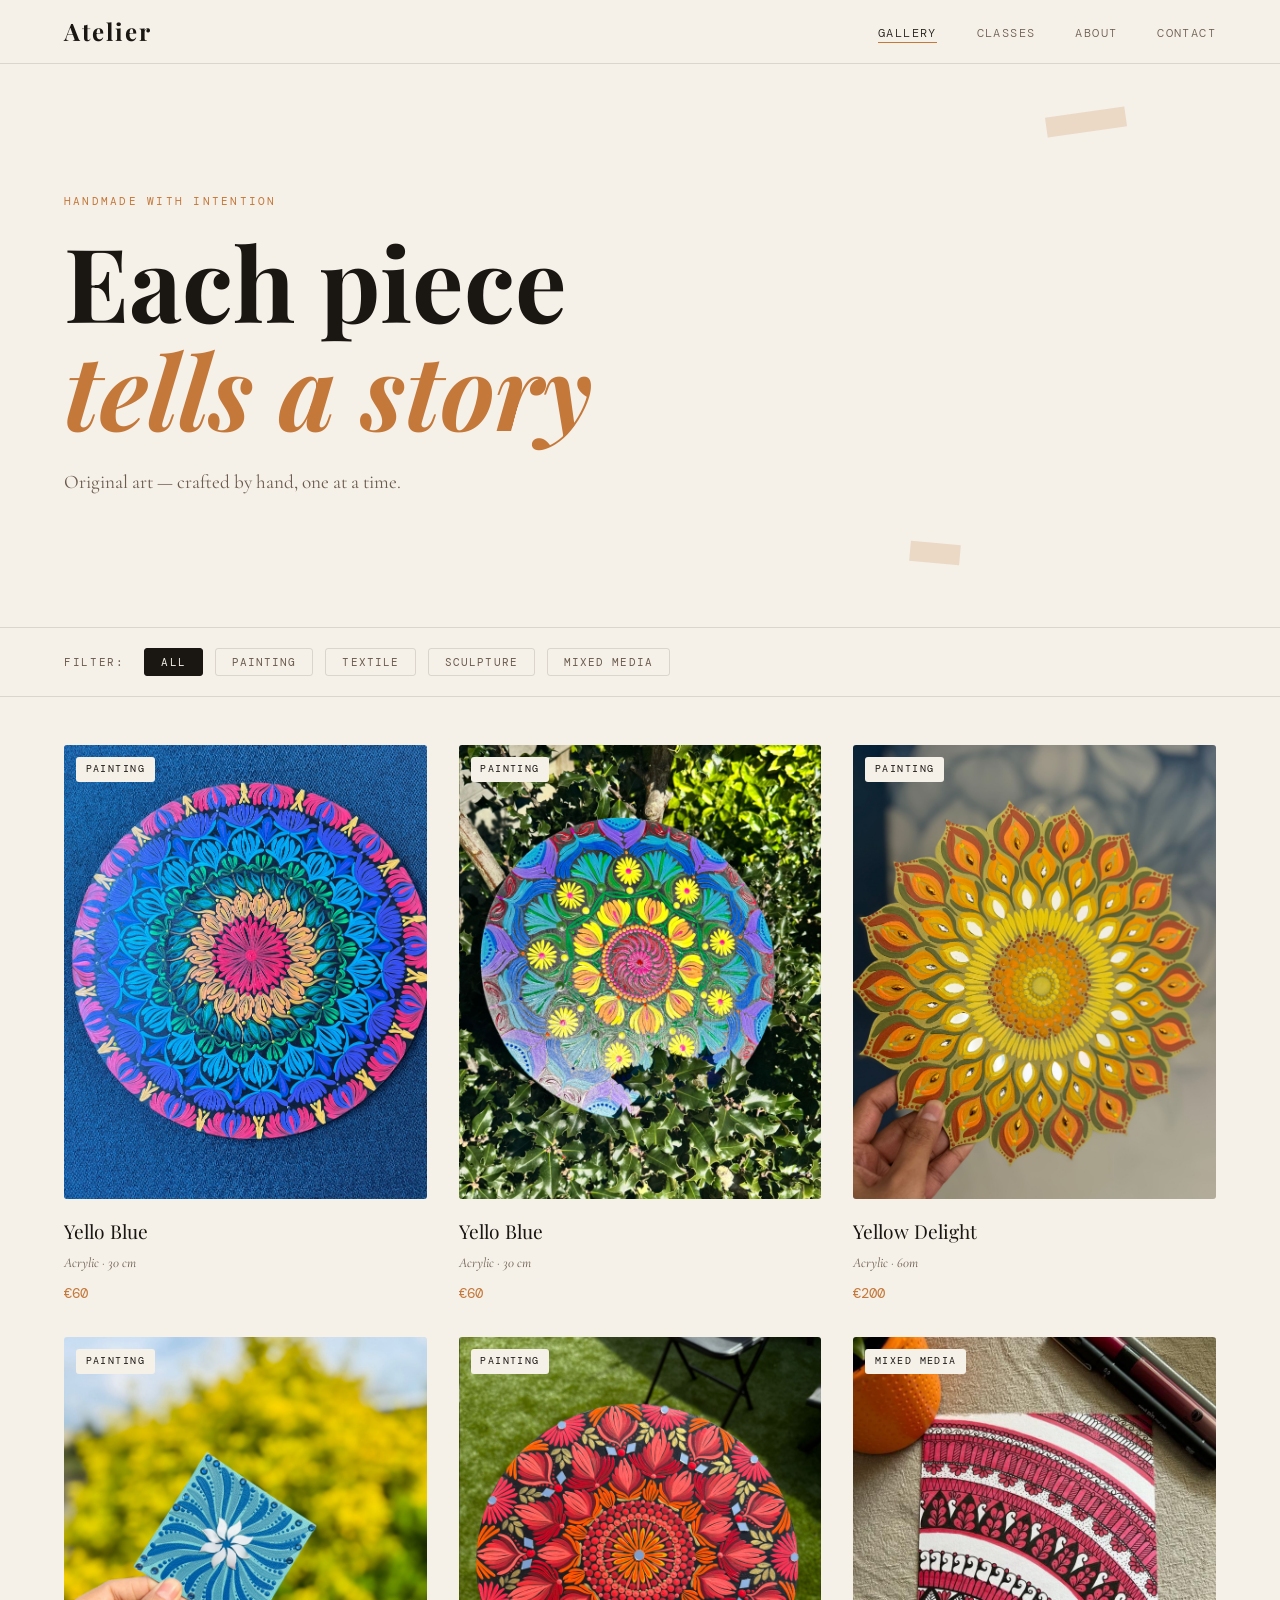
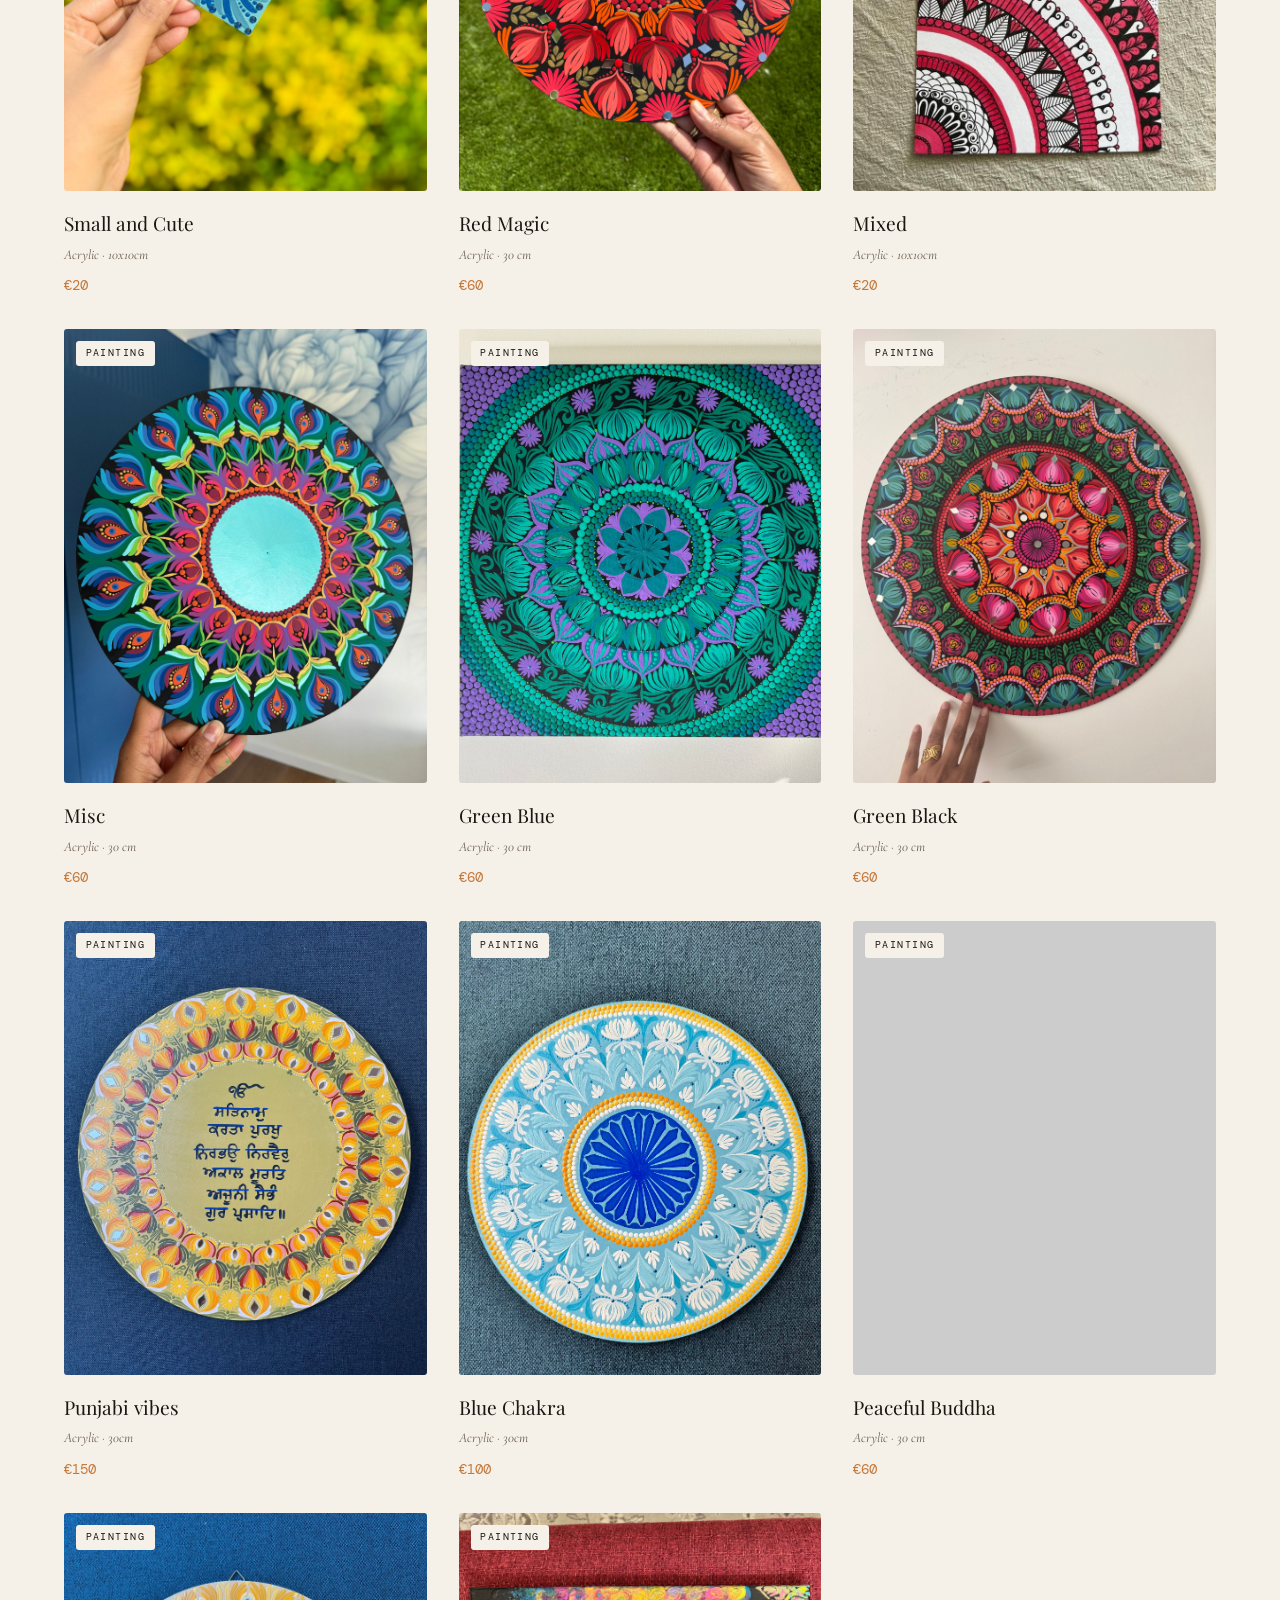
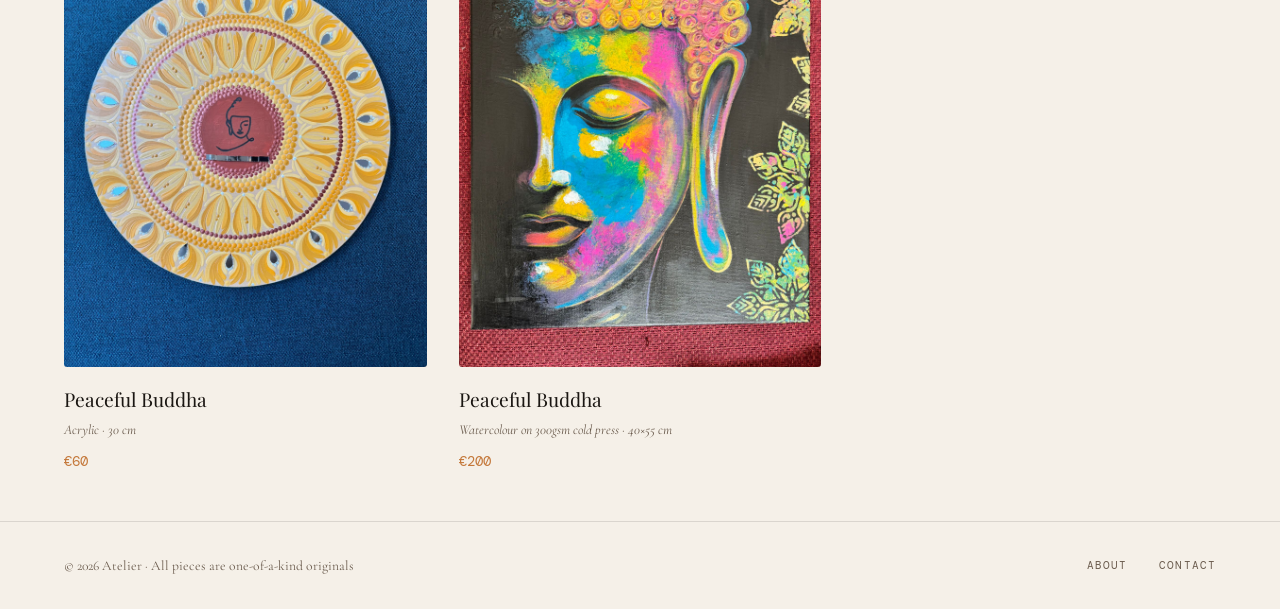
<file: index.html>
<!DOCTYPE html>
<html lang="en">
<head>
  <meta charset="UTF-8" />
  <meta name="viewport" content="width=device-width, initial-scale=1.0" />
  <title>Atelier — Handmade Art</title>
  <link rel="stylesheet" href="css/style.css" />
  <link rel="preconnect" href="https://fonts.googleapis.com" />
  <link rel="preconnect" href="https://fonts.gstatic.com" crossorigin />
  <link href="https://fonts.googleapis.com/css2?family=Playfair+Display:ital,wght@0,400;0,700;1,400&family=Cormorant+Garamond:ital,wght@0,300;0,400;1,300&family=DM+Mono:wght@300;400&display=swap" rel="stylesheet" />
</head>
<body>

  <!-- NAV -->
  <nav class="nav">
    <a href="index.html" class="nav-logo">Atelier</a>
    <ul class="nav-links">
      <li><a href="index.html" class="active">Gallery</a></li>
	  <li><a href="classes.html">Classes</a></li>
      <li><a href="about.html">About</a></li>
      <li><a href="contact.html">Contact</a></li>
    </ul>
    <button class="nav-toggle" aria-label="menu">&#9776;</button>
  </nav>

  <!-- HERO -->
  <header class="hero">
    <div class="hero-text">
      <span class="hero-eyebrow">Handmade with intention</span>
      <h1>Each piece<br/><em>tells a story</em></h1>
      <p>Original art — crafted by hand, one at a time.</p>
    </div>
    <div class="hero-tape hero-tape--1"></div>
    <div class="hero-tape hero-tape--2"></div>
  </header>

  <!-- FILTER BAR -->
  <section class="filter-bar">
    <span class="filter-label">Filter:</span>
    <button class="filter-btn active" data-filter="all">All</button>
    <button class="filter-btn" data-filter="painting">Painting</button>
    <button class="filter-btn" data-filter="textile">Textile</button>
    <button class="filter-btn" data-filter="sculpture">Sculpture</button>
    <button class="filter-btn" data-filter="mixed">Mixed Media</button>
  </section>

  <!-- GALLERY GRID — populated dynamically from articles/manifest.json -->
  <main class="gallery" id="gallery">
    <p class="gallery-loading">Loading gallery…</p>
  </main>

  <!-- LIGHTBOX MODAL -->
  <div class="modal-overlay" id="modalOverlay" onclick="closePiece(event)">
    <div class="modal" id="modal">
      <button class="modal-close" onclick="closePiece()">&#x2715;</button>
      <div class="modal-media-wrap">
        <div class="modal-media" id="modalMedia"></div>
        <button class="modal-nav modal-prev" id="modalPrev" aria-label="Previous image">&#x2039;</button>
        <button class="modal-nav modal-next" id="modalNext" aria-label="Next image">&#x203A;</button>
      </div>
      <div class="modal-body">
        <div class="modal-header">
          <div>
            <h2 id="modalTitle"></h2>
            <p id="modalMedium" class="modal-medium"></p>
          </div>
          <div class="modal-price-wrap">
            <span id="modalPrice" class="modal-price"></span>
            <a href="contact.html" class="modal-buy-btn">Enquire to Buy</a>
          </div>
        </div>
        <p id="modalDesc" class="modal-desc"></p>
        <div class="modal-thumbs" id="modalThumbs"></div>
      </div>
    </div>
  </div>

  <!-- FOOTER -->
  <footer class="footer">
    <p>© 2026 Atelier · All pieces are one-of-a-kind originals</p>
    <div class="footer-links">
      <a href="about.html">About</a>
      <a href="contact.html">Contact</a>
    </div>
  </footer>

  <script src="js/gallery.js"></script>
</body>
</html>
</file>
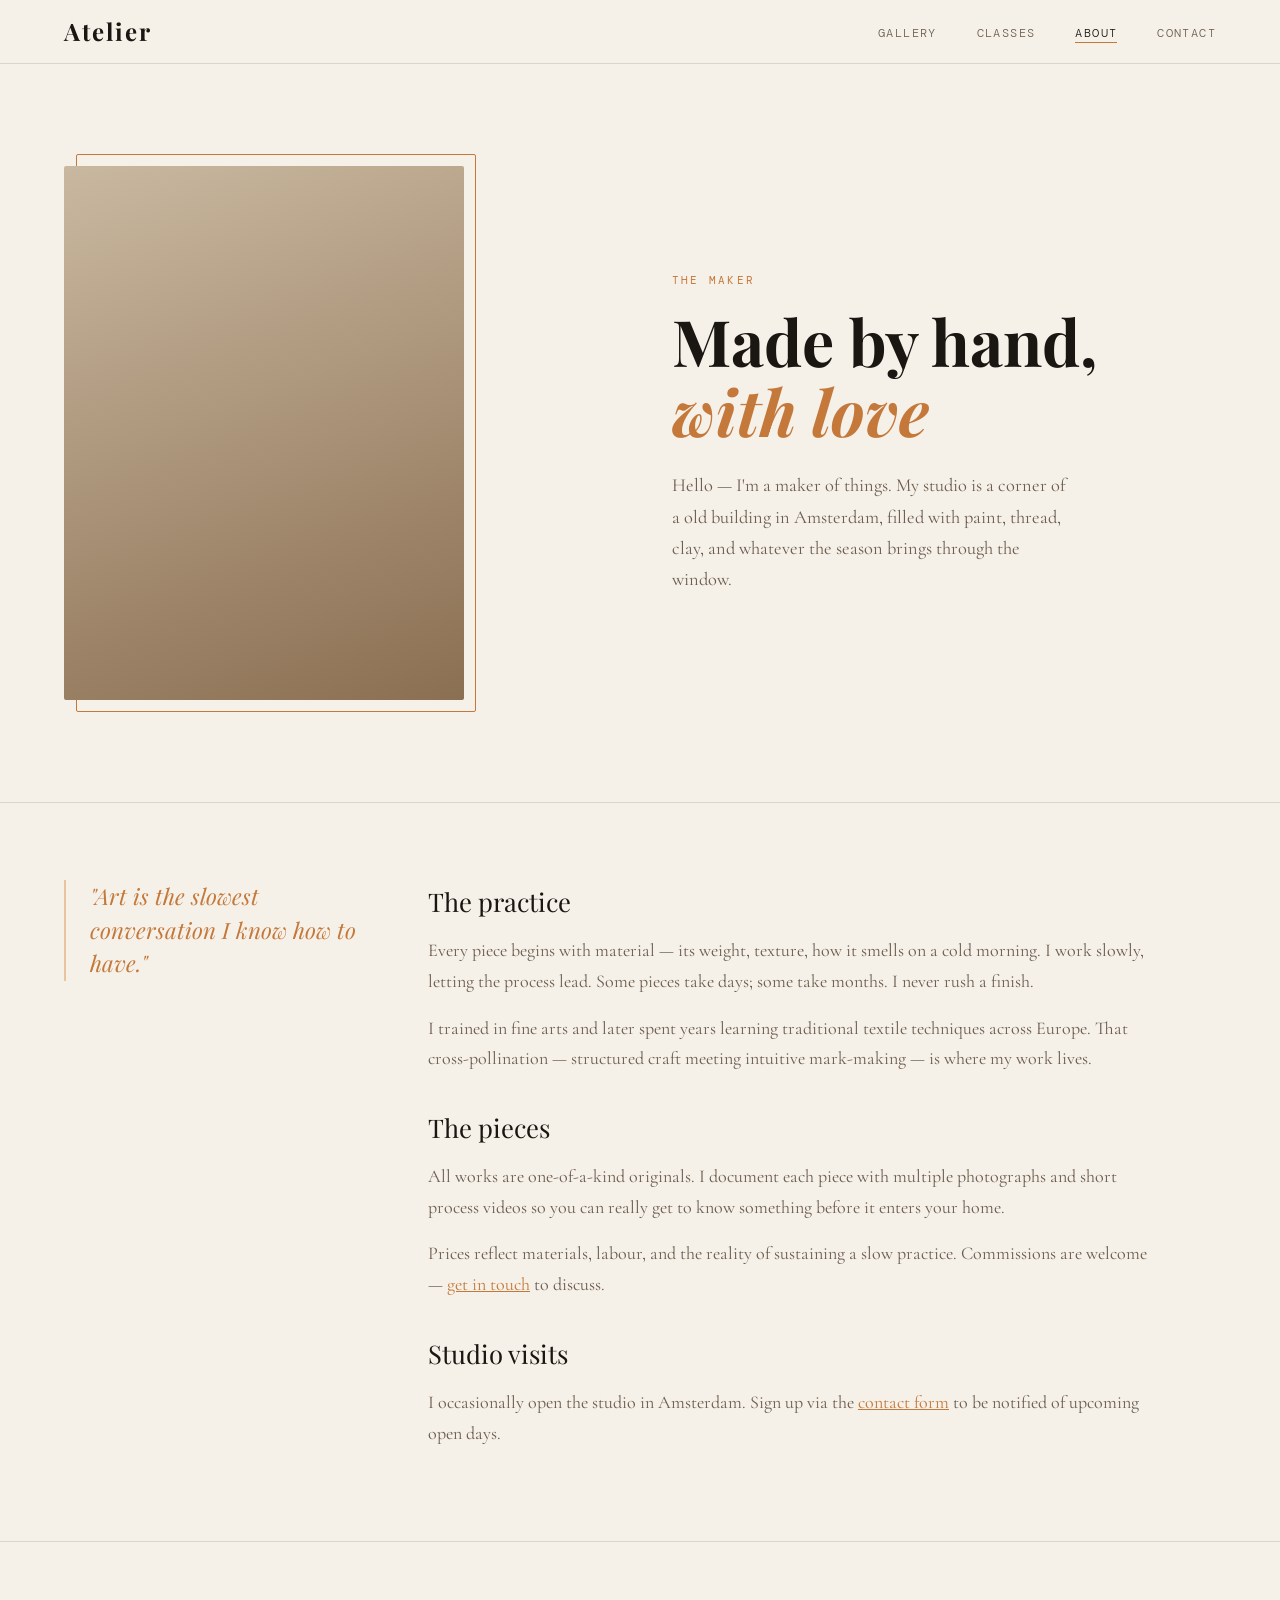
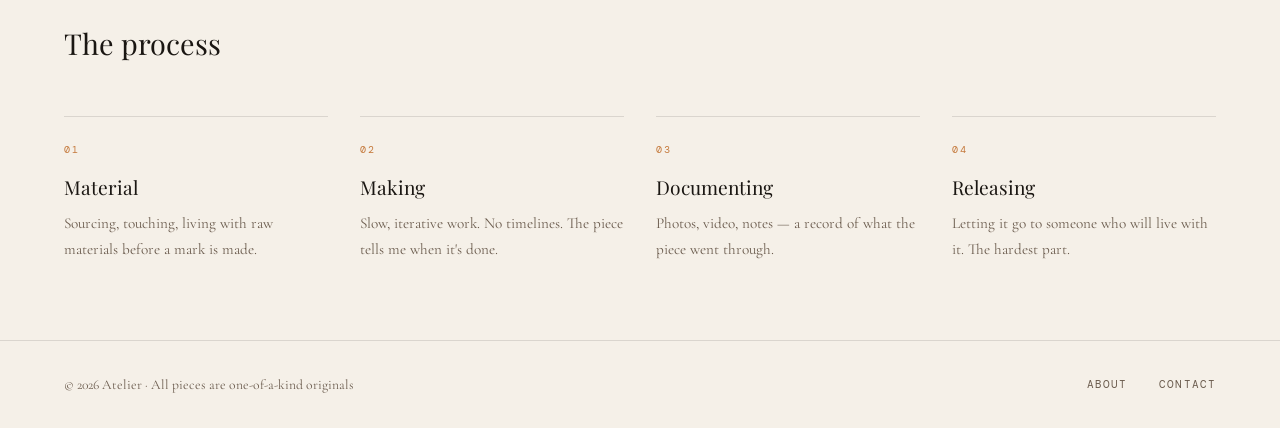
<file: about.html>
<!DOCTYPE html>
<html lang="en">
<head>
  <meta charset="UTF-8" />
  <meta name="viewport" content="width=device-width, initial-scale=1.0" />
  <title>About — Atelier</title>
  <link rel="stylesheet" href="css/style.css" />
  <link rel="preconnect" href="https://fonts.googleapis.com" />
  <link rel="preconnect" href="https://fonts.gstatic.com" crossorigin />
  <link href="https://fonts.googleapis.com/css2?family=Playfair+Display:ital,wght@0,400;0,700;1,400&family=Cormorant+Garamond:ital,wght@0,300;0,400;1,300&family=DM+Mono:wght@300;400&display=swap" rel="stylesheet" />
</head>
<body>

  <nav class="nav">
    <a href="index.html" class="nav-logo">Atelier</a>
    <ul class="nav-links">
      <li><a href="index.html">Gallery</a></li>
      <li><a href="classes.html">Classes</a></li>
      <li><a href="about.html" class="active">About</a></li>
      <li><a href="contact.html">Contact</a></li>
    </ul>
    <button class="nav-toggle" aria-label="menu">&#9776;</button>
  </nav>

  <main class="about-page">

    <section class="about-hero">
      <div class="about-portrait">
        <div class="about-portrait-img"></div>
        <div class="about-portrait-frame"></div>
      </div>
      <div class="about-intro">
        <span class="hero-eyebrow">The maker</span>
        <h1>Made by hand,<br/><em>with love</em></h1>
        <p class="about-lead">Hello — I'm a maker of things. My studio is a corner of a old building in Amsterdam, filled with paint, thread, clay, and whatever the season brings through the window.</p>
      </div>
    </section>

    <section class="about-story">
      <div class="about-story-inner">
        <div class="about-pull-quote">
          <blockquote>"Art is the slowest conversation I know how to have."</blockquote>
        </div>
        <div class="about-story-text">
          <h2>The practice</h2>
          <p>Every piece begins with material — its weight, texture, how it smells on a cold morning. I work slowly, letting the process lead. Some pieces take days; some take months. I never rush a finish.</p>
          <p>I trained in fine arts and later spent years learning traditional textile techniques across Europe. That cross-pollination — structured craft meeting intuitive mark-making — is where my work lives.</p>
          <h2>The pieces</h2>
          <p>All works are one-of-a-kind originals. I document each piece with multiple photographs and short process videos so you can really get to know something before it enters your home.</p>
          <p>Prices reflect materials, labour, and the reality of sustaining a slow practice. Commissions are welcome — <a href="contact.html">get in touch</a> to discuss.</p>
          <h2>Studio visits</h2>
          <p>I occasionally open the studio in Amsterdam. Sign up via the <a href="contact.html">contact form</a> to be notified of upcoming open days.</p>
        </div>
      </div>
    </section>

    <section class="about-process">
      <h2 class="process-heading">The process</h2>
      <div class="process-steps">
        <div class="process-step">
          <span class="process-num">01</span>
          <h3>Material</h3>
          <p>Sourcing, touching, living with raw materials before a mark is made.</p>
        </div>
        <div class="process-step">
          <span class="process-num">02</span>
          <h3>Making</h3>
          <p>Slow, iterative work. No timelines. The piece tells me when it's done.</p>
        </div>
        <div class="process-step">
          <span class="process-num">03</span>
          <h3>Documenting</h3>
          <p>Photos, video, notes — a record of what the piece went through.</p>
        </div>
        <div class="process-step">
          <span class="process-num">04</span>
          <h3>Releasing</h3>
          <p>Letting it go to someone who will live with it. The hardest part.</p>
        </div>
      </div>
    </section>

  </main>

  <footer class="footer">
    <p>© 2026 Atelier · All pieces are one-of-a-kind originals</p>
    <div class="footer-links">
      <a href="about.html">About</a>
      <a href="contact.html">Contact</a>
    </div>
  </footer>

  <script src="js/gallery.js"></script>
</body>
</html>
</file>
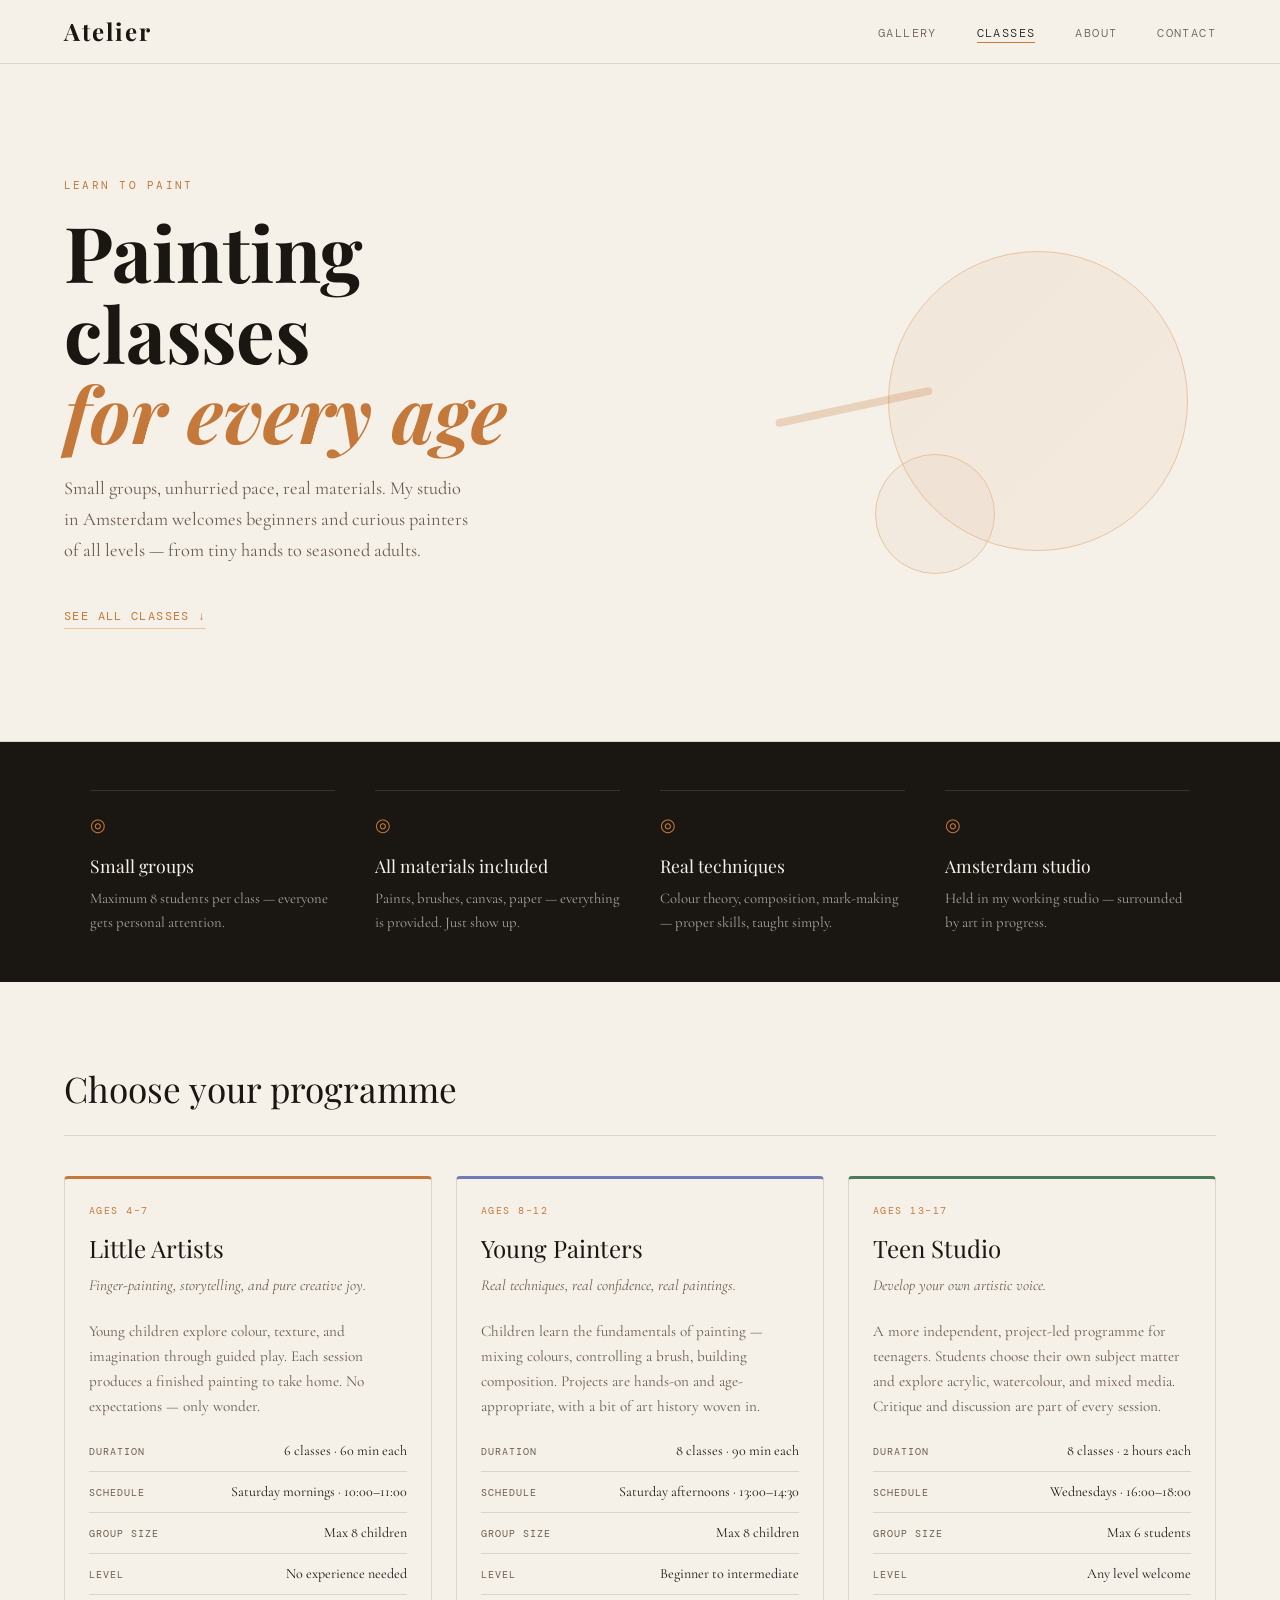
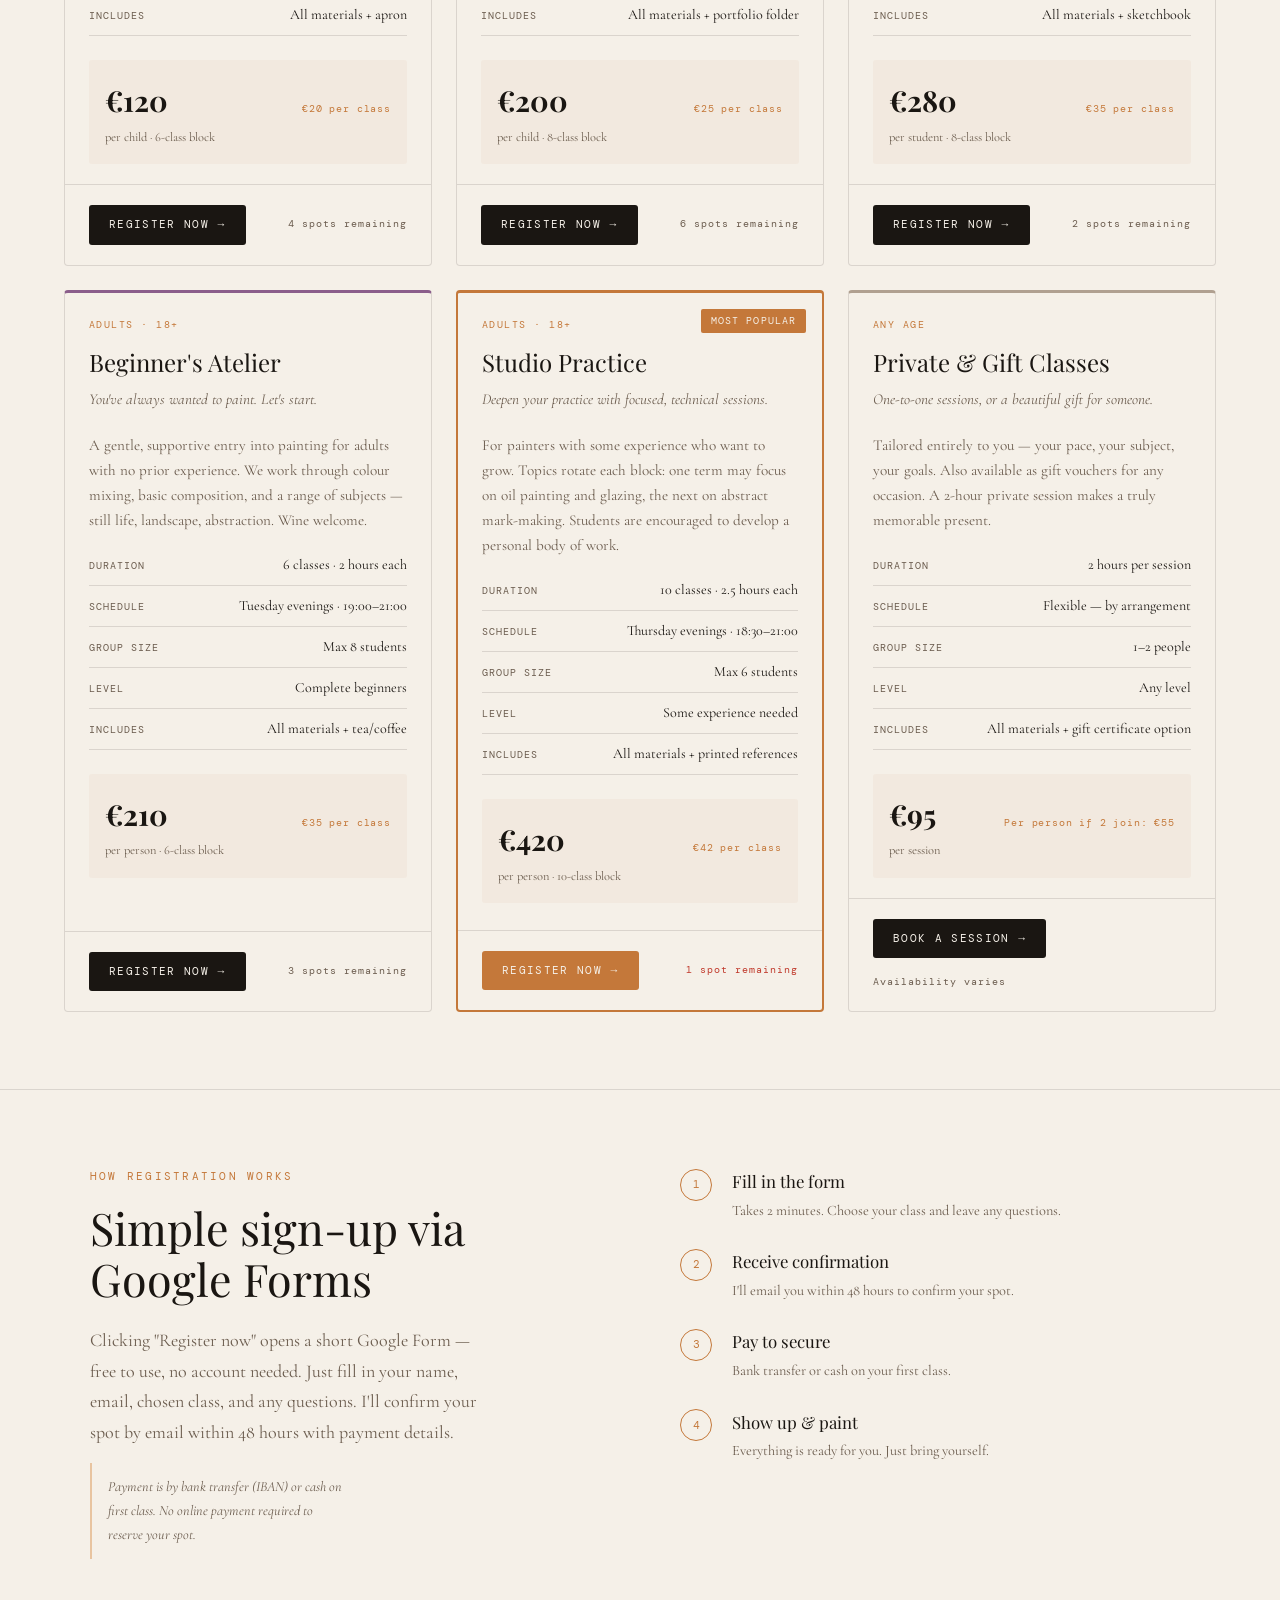
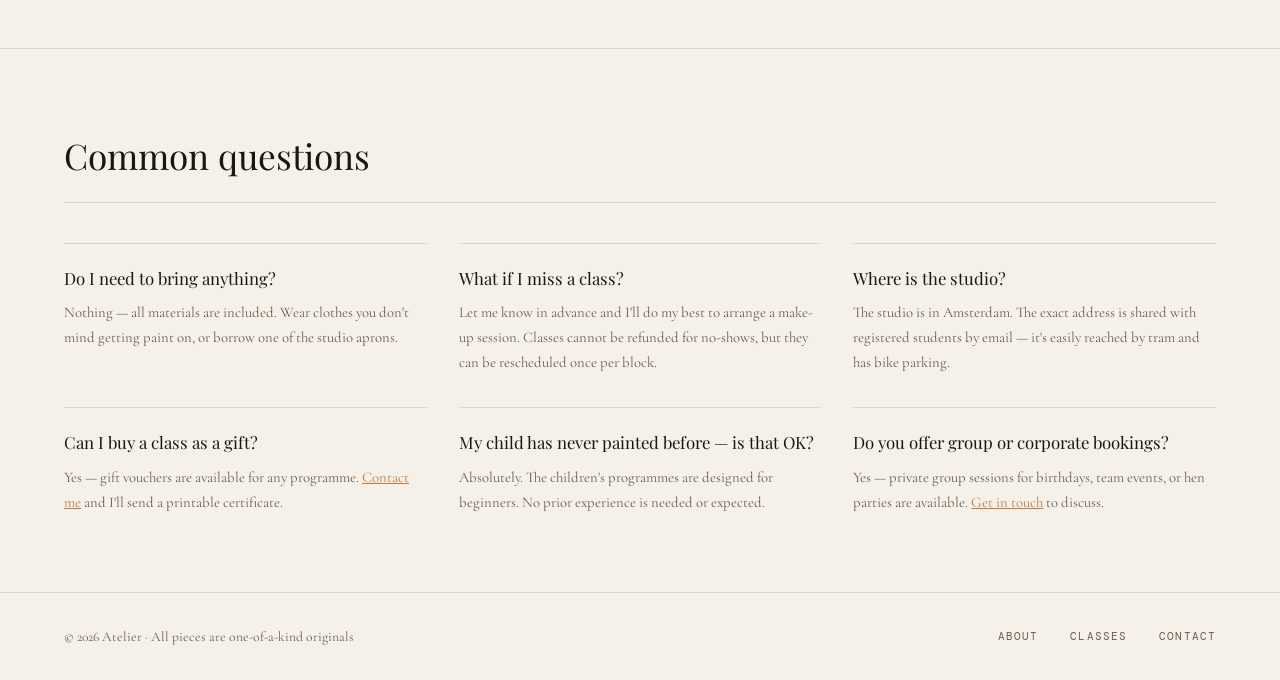
<file: classes.html>
<!DOCTYPE html>
<html lang="en">
<head>
  <meta charset="UTF-8" />
  <meta name="viewport" content="width=device-width, initial-scale=1.0" />
  <title>Painting Classes — Atelier</title>
  <link rel="stylesheet" href="css/style.css" />
  <link rel="preconnect" href="https://fonts.googleapis.com" />
  <link rel="preconnect" href="https://fonts.gstatic.com" crossorigin />
  <link href="https://fonts.googleapis.com/css2?family=Playfair+Display:ital,wght@0,400;0,700;1,400&family=Cormorant+Garamond:ital,wght@0,300;0,400;1,300&family=DM+Mono:wght@300;400&display=swap" rel="stylesheet" />
</head>
<body>

  <nav class="nav">
    <a href="index.html" class="nav-logo">Atelier</a>
    <ul class="nav-links">
      <li><a href="index.html">Gallery</a></li>
      <li><a href="classes.html" class="active">Classes</a></li>
      <li><a href="about.html">About</a></li>
      <li><a href="contact.html">Contact</a></li>
    </ul>
    <button class="nav-toggle" aria-label="menu">&#9776;</button>
  </nav>

  <!-- HERO -->
  <header class="classes-hero">
    <div class="classes-hero-inner">
      <span class="hero-eyebrow">Learn to paint</span>
      <h1>Painting classes<br/><em>for every age</em></h1>
      <p>Small groups, unhurried pace, real materials. My studio in Amsterdam welcomes beginners and curious painters of all levels — from tiny hands to seasoned adults.</p>
      <a href="#classes-grid" class="classes-hero-cta">See all classes ↓</a>
    </div>
    <div class="classes-hero-deco">
      <div class="deco-circle deco-circle--lg"></div>
      <div class="deco-circle deco-circle--sm"></div>
      <div class="deco-brushstroke"></div>
    </div>
  </header>

  <!-- WHY SECTION -->
  <section class="classes-why">
    <div class="classes-why-inner">
      <div class="why-item">
        <span class="why-icon">◎</span>
        <h3>Small groups</h3>
        <p>Maximum 8 students per class — everyone gets personal attention.</p>
      </div>
      <div class="why-item">
        <span class="why-icon">◎</span>
        <h3>All materials included</h3>
        <p>Paints, brushes, canvas, paper — everything is provided. Just show up.</p>
      </div>
      <div class="why-item">
        <span class="why-icon">◎</span>
        <h3>Real techniques</h3>
        <p>Colour theory, composition, mark-making — proper skills, taught simply.</p>
      </div>
      <div class="why-item">
        <span class="why-icon">◎</span>
        <h3>Amsterdam studio</h3>
        <p>Held in my working studio — surrounded by art in progress.</p>
      </div>
    </div>
  </section>

  <!-- CLASSES GRID -->
  <section class="classes-section" id="classes-grid">
    <h2 class="classes-section-title">Choose your programme</h2>

    <div class="classes-grid">

      <!-- LITTLE ARTISTS -->
      <div class="class-card class-card--kids">
        <div class="class-card-top">
          <div class="class-age-tag">Ages 4–7</div>
          <h3 class="class-name">Little Artists</h3>
          <p class="class-tagline">Finger-painting, storytelling, and pure creative joy.</p>
        </div>
        <div class="class-card-body">
          <p class="class-desc">Young children explore colour, texture, and imagination through guided play. Each session produces a finished painting to take home. No expectations — only wonder.</p>
          <ul class="class-details">
            <li>
              <span class="detail-label">Duration</span>
              <span>6 classes · 60 min each</span>
            </li>
            <li>
              <span class="detail-label">Schedule</span>
              <span>Saturday mornings · 10:00–11:00</span>
            </li>
            <li>
              <span class="detail-label">Group size</span>
              <span>Max 8 children</span>
            </li>
            <li>
              <span class="detail-label">Level</span>
              <span>No experience needed</span>
            </li>
            <li>
              <span class="detail-label">Includes</span>
              <span>All materials + apron</span>
            </li>
          </ul>
          <div class="class-price-row">
            <div class="class-price">
              <span class="price-amount">€120</span>
              <span class="price-note">per child · 6-class block</span>
            </div>
            <span class="price-per">€20 per class</span>
          </div>
        </div>
        <div class="class-card-footer">
          <!-- Replace the href below with your actual Google Form URL -->
          <a href="https://forms.gle/REPLACE_WITH_YOUR_FORM" target="_blank" rel="noopener" class="register-btn">
            Register now →
          </a>
          <span class="class-spots">4 spots remaining</span>
        </div>
      </div>

      <!-- YOUNG PAINTERS -->
      <div class="class-card class-card--tweens">
        <div class="class-card-top">
          <div class="class-age-tag">Ages 8–12</div>
          <h3 class="class-name">Young Painters</h3>
          <p class="class-tagline">Real techniques, real confidence, real paintings.</p>
        </div>
        <div class="class-card-body">
          <p class="class-desc">Children learn the fundamentals of painting — mixing colours, controlling a brush, building composition. Projects are hands-on and age-appropriate, with a bit of art history woven in.</p>
          <ul class="class-details">
            <li>
              <span class="detail-label">Duration</span>
              <span>8 classes · 90 min each</span>
            </li>
            <li>
              <span class="detail-label">Schedule</span>
              <span>Saturday afternoons · 13:00–14:30</span>
            </li>
            <li>
              <span class="detail-label">Group size</span>
              <span>Max 8 children</span>
            </li>
            <li>
              <span class="detail-label">Level</span>
              <span>Beginner to intermediate</span>
            </li>
            <li>
              <span class="detail-label">Includes</span>
              <span>All materials + portfolio folder</span>
            </li>
          </ul>
          <div class="class-price-row">
            <div class="class-price">
              <span class="price-amount">€200</span>
              <span class="price-note">per child · 8-class block</span>
            </div>
            <span class="price-per">€25 per class</span>
          </div>
        </div>
        <div class="class-card-footer">
          <a href="https://forms.gle/REPLACE_WITH_YOUR_FORM" target="_blank" rel="noopener" class="register-btn">
            Register now →
          </a>
          <span class="class-spots">6 spots remaining</span>
        </div>
      </div>

      <!-- TEEN STUDIO -->
      <div class="class-card class-card--teens">
        <div class="class-card-top">
          <div class="class-age-tag">Ages 13–17</div>
          <h3 class="class-name">Teen Studio</h3>
          <p class="class-tagline">Develop your own artistic voice.</p>
        </div>
        <div class="class-card-body">
          <p class="class-desc">A more independent, project-led programme for teenagers. Students choose their own subject matter and explore acrylic, watercolour, and mixed media. Critique and discussion are part of every session.</p>
          <ul class="class-details">
            <li>
              <span class="detail-label">Duration</span>
              <span>8 classes · 2 hours each</span>
            </li>
            <li>
              <span class="detail-label">Schedule</span>
              <span>Wednesdays · 16:00–18:00</span>
            </li>
            <li>
              <span class="detail-label">Group size</span>
              <span>Max 6 students</span>
            </li>
            <li>
              <span class="detail-label">Level</span>
              <span>Any level welcome</span>
            </li>
            <li>
              <span class="detail-label">Includes</span>
              <span>All materials + sketchbook</span>
            </li>
          </ul>
          <div class="class-price-row">
            <div class="class-price">
              <span class="price-amount">€280</span>
              <span class="price-note">per student · 8-class block</span>
            </div>
            <span class="price-per">€35 per class</span>
          </div>
        </div>
        <div class="class-card-footer">
          <a href="https://forms.gle/REPLACE_WITH_YOUR_FORM" target="_blank" rel="noopener" class="register-btn">
            Register now →
          </a>
          <span class="class-spots">2 spots remaining</span>
        </div>
      </div>

      <!-- ADULTS BEGINNER -->
      <div class="class-card class-card--adults">
        <div class="class-card-top">
          <div class="class-age-tag">Adults · 18+</div>
          <h3 class="class-name">Beginner's Atelier</h3>
          <p class="class-tagline">You've always wanted to paint. Let's start.</p>
        </div>
        <div class="class-card-body">
          <p class="class-desc">A gentle, supportive entry into painting for adults with no prior experience. We work through colour mixing, basic composition, and a range of subjects — still life, landscape, abstraction. Wine welcome.</p>
          <ul class="class-details">
            <li>
              <span class="detail-label">Duration</span>
              <span>6 classes · 2 hours each</span>
            </li>
            <li>
              <span class="detail-label">Schedule</span>
              <span>Tuesday evenings · 19:00–21:00</span>
            </li>
            <li>
              <span class="detail-label">Group size</span>
              <span>Max 8 students</span>
            </li>
            <li>
              <span class="detail-label">Level</span>
              <span>Complete beginners</span>
            </li>
            <li>
              <span class="detail-label">Includes</span>
              <span>All materials + tea/coffee</span>
            </li>
          </ul>
          <div class="class-price-row">
            <div class="class-price">
              <span class="price-amount">€210</span>
              <span class="price-note">per person · 6-class block</span>
            </div>
            <span class="price-per">€35 per class</span>
          </div>
        </div>
        <div class="class-card-footer">
          <a href="https://forms.gle/REPLACE_WITH_YOUR_FORM" target="_blank" rel="noopener" class="register-btn">
            Register now →
          </a>
          <span class="class-spots">3 spots remaining</span>
        </div>
      </div>

      <!-- ADULTS INTERMEDIATE -->
      <div class="class-card class-card--adults class-card--featured">
        <div class="class-card-badge">Most popular</div>
        <div class="class-card-top">
          <div class="class-age-tag">Adults · 18+</div>
          <h3 class="class-name">Studio Practice</h3>
          <p class="class-tagline">Deepen your practice with focused, technical sessions.</p>
        </div>
        <div class="class-card-body">
          <p class="class-desc">For painters with some experience who want to grow. Topics rotate each block: one term may focus on oil painting and glazing, the next on abstract mark-making. Students are encouraged to develop a personal body of work.</p>
          <ul class="class-details">
            <li>
              <span class="detail-label">Duration</span>
              <span>10 classes · 2.5 hours each</span>
            </li>
            <li>
              <span class="detail-label">Schedule</span>
              <span>Thursday evenings · 18:30–21:00</span>
            </li>
            <li>
              <span class="detail-label">Group size</span>
              <span>Max 6 students</span>
            </li>
            <li>
              <span class="detail-label">Level</span>
              <span>Some experience needed</span>
            </li>
            <li>
              <span class="detail-label">Includes</span>
              <span>All materials + printed references</span>
            </li>
          </ul>
          <div class="class-price-row">
            <div class="class-price">
              <span class="price-amount">€420</span>
              <span class="price-note">per person · 10-class block</span>
            </div>
            <span class="price-per">€42 per class</span>
          </div>
        </div>
        <div class="class-card-footer">
          <a href="https://forms.gle/REPLACE_WITH_YOUR_FORM" target="_blank" rel="noopener" class="register-btn register-btn--featured">
            Register now →
          </a>
          <span class="class-spots class-spots--urgent">1 spot remaining</span>
        </div>
      </div>

      <!-- PRIVATE / GIFT -->
      <div class="class-card class-card--private">
        <div class="class-card-top">
          <div class="class-age-tag">Any age</div>
          <h3 class="class-name">Private & Gift Classes</h3>
          <p class="class-tagline">One-to-one sessions, or a beautiful gift for someone.</p>
        </div>
        <div class="class-card-body">
          <p class="class-desc">Tailored entirely to you — your pace, your subject, your goals. Also available as gift vouchers for any occasion. A 2-hour private session makes a truly memorable present.</p>
          <ul class="class-details">
            <li>
              <span class="detail-label">Duration</span>
              <span>2 hours per session</span>
            </li>
            <li>
              <span class="detail-label">Schedule</span>
              <span>Flexible — by arrangement</span>
            </li>
            <li>
              <span class="detail-label">Group size</span>
              <span>1–2 people</span>
            </li>
            <li>
              <span class="detail-label">Level</span>
              <span>Any level</span>
            </li>
            <li>
              <span class="detail-label">Includes</span>
              <span>All materials + gift certificate option</span>
            </li>
          </ul>
          <div class="class-price-row">
            <div class="class-price">
              <span class="price-amount">€95</span>
              <span class="price-note">per session</span>
            </div>
            <span class="price-per">Per person if 2 join: €55</span>
          </div>
        </div>
        <div class="class-card-footer">
          <a href="https://forms.gle/REPLACE_WITH_YOUR_FORM" target="_blank" rel="noopener" class="register-btn">
            Book a session →
          </a>
          <span class="class-spots">Availability varies</span>
        </div>
      </div>

    </div>
  </section>

  <!-- REGISTRATION TOOL CALLOUT -->
  <section class="reg-callout">
    <div class="reg-callout-inner">
      <div class="reg-callout-text">
        <span class="hero-eyebrow">How registration works</span>
        <h2>Simple sign-up via<br/>Google Forms</h2>
        <p>Clicking "Register now" opens a short Google Form — free to use, no account needed. Just fill in your name, email, chosen class, and any questions. I'll confirm your spot by email within 48 hours with payment details.</p>
        <p class="reg-note">Payment is by bank transfer (IBAN) or cash on first class. No online payment required to reserve your spot.</p>
      </div>
      <div class="reg-callout-steps">
        <div class="reg-step">
          <span class="reg-step-num">1</span>
          <div>
            <strong>Fill in the form</strong>
            <p>Takes 2 minutes. Choose your class and leave any questions.</p>
          </div>
        </div>
        <div class="reg-step">
          <span class="reg-step-num">2</span>
          <div>
            <strong>Receive confirmation</strong>
            <p>I'll email you within 48 hours to confirm your spot.</p>
          </div>
        </div>
        <div class="reg-step">
          <span class="reg-step-num">3</span>
          <div>
            <strong>Pay to secure</strong>
            <p>Bank transfer or cash on your first class.</p>
          </div>
        </div>
        <div class="reg-step">
          <span class="reg-step-num">4</span>
          <div>
            <strong>Show up & paint</strong>
            <p>Everything is ready for you. Just bring yourself.</p>
          </div>
        </div>
      </div>
    </div>
  </section>

  <!-- FAQ -->
  <section class="classes-faq">
    <h2 class="classes-section-title">Common questions</h2>
    <div class="faq-grid">
      <div class="faq-item">
        <h4>Do I need to bring anything?</h4>
        <p>Nothing — all materials are included. Wear clothes you don't mind getting paint on, or borrow one of the studio aprons.</p>
      </div>
      <div class="faq-item">
        <h4>What if I miss a class?</h4>
        <p>Let me know in advance and I'll do my best to arrange a make-up session. Classes cannot be refunded for no-shows, but they can be rescheduled once per block.</p>
      </div>
      <div class="faq-item">
        <h4>Where is the studio?</h4>
        <p>The studio is in Amsterdam. The exact address is shared with registered students by email — it's easily reached by tram and has bike parking.</p>
      </div>
      <div class="faq-item">
        <h4>Can I buy a class as a gift?</h4>
        <p>Yes — gift vouchers are available for any programme. <a href="contact.html">Contact me</a> and I'll send a printable certificate.</p>
      </div>
      <div class="faq-item">
        <h4>My child has never painted before — is that OK?</h4>
        <p>Absolutely. The children's programmes are designed for beginners. No prior experience is needed or expected.</p>
      </div>
      <div class="faq-item">
        <h4>Do you offer group or corporate bookings?</h4>
        <p>Yes — private group sessions for birthdays, team events, or hen parties are available. <a href="contact.html">Get in touch</a> to discuss.</p>
      </div>
    </div>
  </section>

  <footer class="footer">
    <p>© 2026 Atelier · All pieces are one-of-a-kind originals</p>
    <div class="footer-links">
      <a href="about.html">About</a>
      <a href="classes.html">Classes</a>
      <a href="contact.html">Contact</a>
    </div>
  </footer>

  <script src="js/gallery.js"></script>
</body>
</html>
</file>
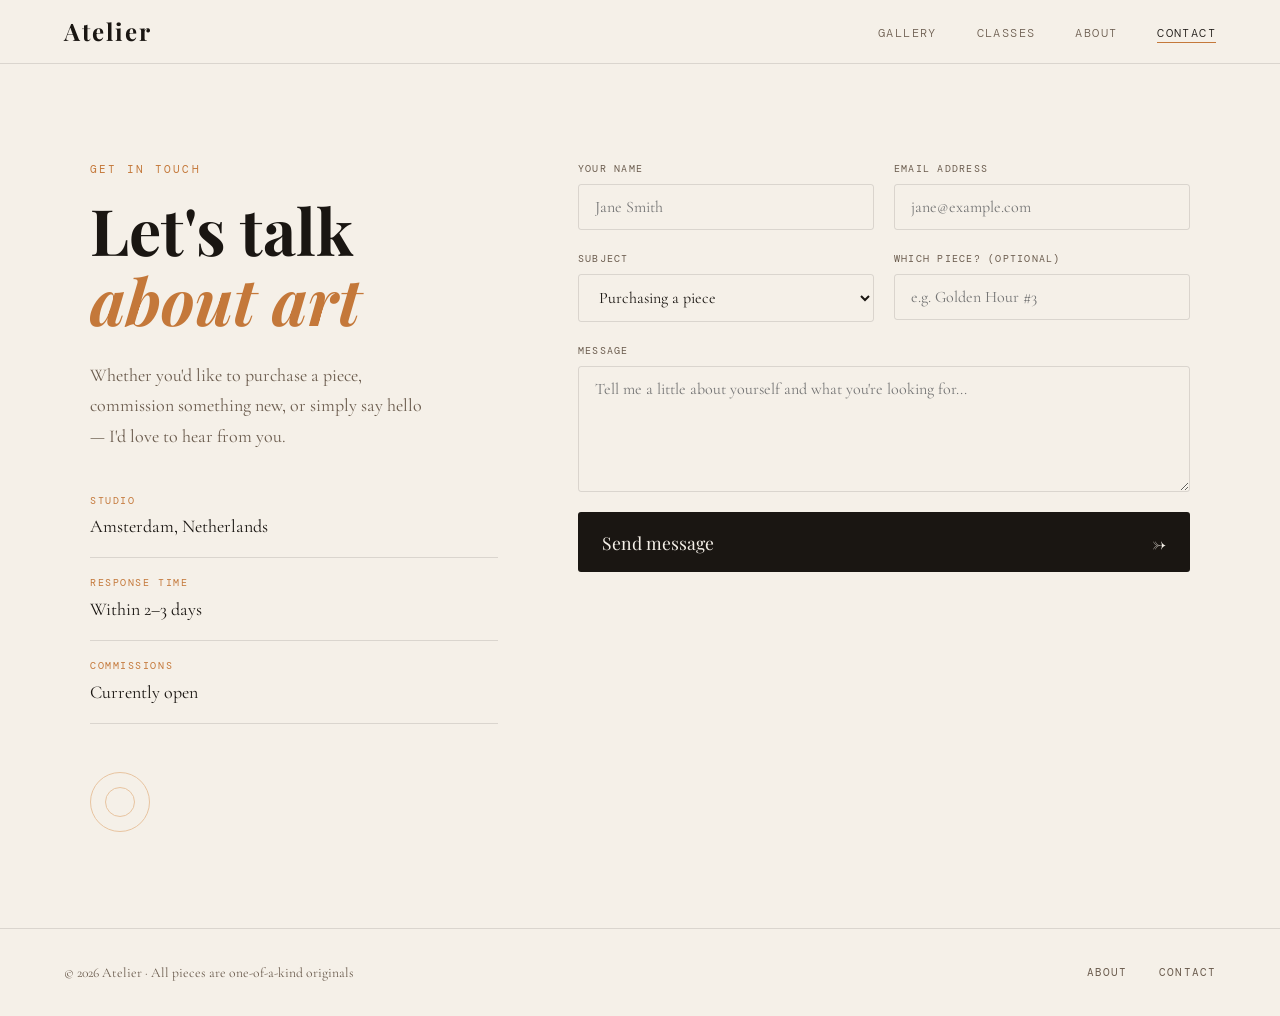
<file: contact.html>
<!DOCTYPE html>
<html lang="en">
<head>
  <meta charset="UTF-8" />
  <meta name="viewport" content="width=device-width, initial-scale=1.0" />
  <title>Contact — Atelier</title>
  <link rel="stylesheet" href="css/style.css" />
  <link rel="preconnect" href="https://fonts.googleapis.com" />
  <link rel="preconnect" href="https://fonts.gstatic.com" crossorigin />
  <link href="https://fonts.googleapis.com/css2?family=Playfair+Display:ital,wght@0,400;0,700;1,400&family=Cormorant+Garamond:ital,wght@0,300;0,400;1,300&family=DM+Mono:wght@300;400&display=swap" rel="stylesheet" />
</head>
<body>

  <nav class="nav">
    <a href="index.html" class="nav-logo">Atelier</a>
    <ul class="nav-links">
      <li><a href="index.html">Gallery</a></li>
      <li><a href="classes.html">Classes</a></li>
      <li><a href="about.html">About</a></li>
      <li><a href="contact.html" class="active">Contact</a></li>
    </ul>
    <button class="nav-toggle" aria-label="menu">&#9776;</button>
  </nav>

  <main class="contact-page">

    <div class="contact-layout">

      <div class="contact-left">
        <span class="hero-eyebrow">Get in touch</span>
        <h1>Let's talk<br/><em>about art</em></h1>
        <p class="contact-lead">Whether you'd like to purchase a piece, commission something new, or simply say hello — I'd love to hear from you.</p>

        <div class="contact-details">
          <div class="contact-detail">
            <span class="contact-detail-label">Studio</span>
            <span>Amsterdam, Netherlands</span>
          </div>
          <div class="contact-detail">
            <span class="contact-detail-label">Response time</span>
            <span>Within 2–3 days</span>
          </div>
          <div class="contact-detail">
            <span class="contact-detail-label">Commissions</span>
            <span>Currently open</span>
          </div>
        </div>

        <div class="contact-decoration"></div>
      </div>

      <div class="contact-right">
        <form class="contact-form" id="contactForm" onsubmit="handleSubmit(event)">

          <div class="form-group">
            <label for="name">Your name</label>
            <input type="text" id="name" name="name" required placeholder="Jane Smith" />
          </div>

          <div class="form-group">
            <label for="email">Email address</label>
            <input type="email" id="email" name="email" required placeholder="jane@example.com" />
          </div>

          <div class="form-group">
            <label for="subject">Subject</label>
            <select id="subject" name="subject">
              <option value="purchase">Purchasing a piece</option>
              <option value="commission">Commission request</option>
              <option value="studio">Studio visit</option>
              <option value="other">Other</option>
            </select>
          </div>

          <div class="form-group">
            <label for="piece">Which piece? (optional)</label>
            <input type="text" id="piece" name="piece" placeholder="e.g. Golden Hour #3" />
          </div>

          <div class="form-group form-group--full">
            <label for="message">Message</label>
            <textarea id="message" name="message" rows="5" required placeholder="Tell me a little about yourself and what you're looking for..."></textarea>
          </div>

          <button type="submit" class="form-submit">
            <span class="form-submit-text">Send message</span>
            <span class="form-submit-arrow">→</span>
          </button>

        </form>

        <div class="form-success" id="formSuccess" style="display:none;">
          <div class="success-icon">✓</div>
          <h3>Message sent!</h3>
          <p>Thank you for reaching out. I'll be in touch within a few days.</p>
        </div>
      </div>

    </div>

  </main>

  <footer class="footer">
    <p>© 2026 Atelier · All pieces are one-of-a-kind originals</p>
    <div class="footer-links">
      <a href="about.html">About</a>
      <a href="contact.html">Contact</a>
    </div>
  </footer>

  <script src="js/gallery.js"></script>
  <script>
    async function handleSubmit(e) {
		e.preventDefault();
		const form = document.getElementById('contactForm');
		const data = new FormData(form);
		await fetch('https://formspree.io/f/xwvzopay', {
			method: 'POST', body: data, headers: { Accept: 'application/json' }
		});
		// show success
		form.style.display = 'none';
		document.getElementById('formSuccess').style.display = 'flex';
	}
  </script>
</body>
</html>
</file>
<file: css/style.css>
/* ============================================================
   ATELIER — Art Portfolio CSS
   Aesthetic: Editorial warmth · Cream & ink · Organic geometry
   ============================================================ */

:root {
  --cream: #f5f0e8;
  --ink: #1a1612;
  --warm-mid: #6b5c4e;
  --accent: #c4783a;
  --accent-light: #e8c4a0;
  --line: rgba(26,22,18,0.12);
  --nav-h: 64px;
  --radius: 3px;
  --transition: 0.35s cubic-bezier(0.4, 0, 0.2, 1);
}

*, *::before, *::after { box-sizing: border-box; margin: 0; padding: 0; }

html { scroll-behavior: smooth; }

body {
  font-family: 'Cormorant Garamond', serif;
  background: var(--cream);
  color: var(--ink);
  font-size: 18px;
  line-height: 1.7;
  min-height: 100vh;
}

/* ============ NAV ============ */
.nav {
  position: sticky;
  top: 0;
  z-index: 100;
  display: flex;
  align-items: center;
  justify-content: space-between;
  height: var(--nav-h);
  padding: 0 clamp(1.5rem, 5vw, 4rem);
  background: var(--cream);
  border-bottom: 1px solid var(--line);
  backdrop-filter: blur(8px);
}

.nav-logo {
  font-family: 'Playfair Display', serif;
  font-size: 1.5rem;
  font-weight: 700;
  letter-spacing: 0.08em;
  color: var(--ink);
  text-decoration: none;
}

.nav-links {
  display: flex;
  list-style: none;
  gap: 2.5rem;
}

.nav-links a {
  font-family: 'DM Mono', monospace;
  font-size: 0.72rem;
  font-weight: 300;
  letter-spacing: 0.12em;
  text-transform: uppercase;
  color: var(--warm-mid);
  text-decoration: none;
  position: relative;
  padding-bottom: 2px;
  transition: color var(--transition);
}

.nav-links a::after {
  content: '';
  position: absolute;
  bottom: 0; left: 0;
  width: 0; height: 1px;
  background: var(--accent);
  transition: width var(--transition);
}

.nav-links a:hover,
.nav-links a.active { color: var(--ink); }
.nav-links a:hover::after,
.nav-links a.active::after { width: 100%; }

.nav-toggle { display: none; background: none; border: none; font-size: 1.4rem; cursor: pointer; }

/* ============ HERO ============ */
.hero {
  position: relative;
  padding: clamp(4rem, 10vw, 8rem) clamp(1.5rem, 5vw, 4rem);
  overflow: hidden;
  border-bottom: 1px solid var(--line);
}

.hero-eyebrow {
  font-family: 'DM Mono', monospace;
  font-size: 0.7rem;
  letter-spacing: 0.2em;
  text-transform: uppercase;
  color: var(--accent);
  display: block;
  margin-bottom: 1rem;
}

.hero h1 {
  font-family: 'Playfair Display', serif;
  font-size: clamp(3rem, 8vw, 7rem);
  font-weight: 700;
  line-height: 1.05;
  margin-bottom: 1.5rem;
  max-width: 14ch;
}

.hero h1 em {
  font-style: italic;
  color: var(--accent);
}

.hero p {
  font-size: 1.2rem;
  color: var(--warm-mid);
  max-width: 40ch;
}

/* Decorative tape strips */
.hero-tape {
  position: absolute;
  width: 80px;
  height: 20px;
  background: rgba(196, 120, 58, 0.2);
  transform: rotate(-8deg);
}
.hero-tape--1 { top: 3rem; right: 12%; }
.hero-tape--2 { bottom: 4rem; right: 25%; transform: rotate(5deg); width: 50px; }

/* ============ FILTER BAR ============ */
.filter-bar {
  display: flex;
  align-items: center;
  gap: 0.75rem;
  flex-wrap: wrap;
  padding: 1.25rem clamp(1.5rem, 5vw, 4rem);
  border-bottom: 1px solid var(--line);
}

.filter-label {
  font-family: 'DM Mono', monospace;
  font-size: 0.68rem;
  letter-spacing: 0.15em;
  text-transform: uppercase;
  color: var(--warm-mid);
  margin-right: 0.5rem;
}

.filter-btn {
  font-family: 'DM Mono', monospace;
  font-size: 0.68rem;
  letter-spacing: 0.1em;
  text-transform: uppercase;
  padding: 0.4rem 1rem;
  border: 1px solid var(--line);
  background: transparent;
  color: var(--warm-mid);
  cursor: pointer;
  border-radius: var(--radius);
  transition: all var(--transition);
}

.filter-btn:hover,
.filter-btn.active {
  background: var(--ink);
  color: var(--cream);
  border-color: var(--ink);
}

/* ============ GALLERY GRID ============ */
.gallery-loading {
  grid-column: 1 / -1;
  text-align: center;
  padding: 4rem 2rem;
  color: var(--warm-mid);
  font-family: 'DM Mono', monospace;
  font-size: 0.85rem;
  letter-spacing: 0.05em;
}

.gallery {
  display: grid;
  grid-template-columns: repeat(auto-fill, minmax(min(320px, 100%), 1fr));
  gap: 0;
  padding: clamp(1.5rem, 4vw, 3rem) clamp(1.5rem, 5vw, 4rem);
  gap: 2rem;
}

.piece {
  cursor: pointer;
  position: relative;
  transition: transform var(--transition);
}

.piece:hover { transform: translateY(-4px); }

.piece-img-wrap {
  position: relative;
  aspect-ratio: 4/5;
  overflow: hidden;
  border-radius: var(--radius);
  margin-bottom: 1rem;
}

.piece-img {
  width: 100%; height: 100%;
  background-color: var(--cream);
  transition: transform 0.6s cubic-bezier(0.4, 0, 0.2, 1);
}

.piece:hover .piece-img { transform: scale(1.04); }

.piece-badge {
  position: absolute;
  top: 0.75rem; left: 0.75rem;
  font-family: 'DM Mono', monospace;
  font-size: 0.6rem;
  letter-spacing: 0.15em;
  text-transform: uppercase;
  padding: 0.25rem 0.6rem;
  background: var(--cream);
  color: var(--ink);
  border-radius: var(--radius);
}

.piece-info {
  display: flex;
  flex-direction: column;
  gap: 0.2rem;
}

.piece-title {
  font-family: 'Playfair Display', serif;
  font-size: 1.2rem;
  font-weight: 400;
}

.piece-medium {
  font-size: 0.85rem;
  color: var(--warm-mid);
  font-style: italic;
}

.piece-price {
  font-family: 'DM Mono', monospace;
  font-size: 0.9rem;
  color: var(--accent);
  margin-top: 0.25rem;
}

/* ============ MODAL ============ */
.modal-overlay {
  display: none;
  position: fixed;
  inset: 0;
  background: rgba(26,22,18,0.7);
  z-index: 200;
  align-items: center;
  justify-content: center;
  padding: 1rem;
  backdrop-filter: blur(4px);
  opacity: 0;
  transition: opacity var(--transition);
}

.modal-overlay.open {
  display: flex;
  opacity: 1;
}

.modal {
  background: var(--cream);
  border-radius: 4px;
  max-width: 900px;
  width: 100%;
  max-height: 90vh;
  overflow-y: auto;
  position: relative;
  transform: translateY(20px);
  transition: transform var(--transition);
}

.modal-overlay.open .modal { transform: translateY(0); }

.modal-close {
  position: sticky;
  top: 1rem;
  float: right;
  margin: 1rem 1rem 0 0;
  background: none;
  border: 1px solid var(--line);
  width: 2rem;
  height: 2rem;
  border-radius: 50%;
  cursor: pointer;
  font-size: 0.8rem;
  color: var(--ink);
  z-index: 10;
  transition: background var(--transition);
}

.modal-close:hover { background: var(--line); }

.modal-media-wrap {
  position: relative;
}

.modal-media {
  width: 100%;
  aspect-ratio: 16/9;
  background: var(--ink);
  overflow: hidden;
}

.modal-nav {
  position: absolute;
  top: 50%;
  transform: translateY(-50%);
  background: rgba(26,22,18,0.45);
  border: none;
  color: var(--cream);
  font-size: 2.2rem;
  line-height: 1;
  width: 2.75rem;
  height: 5rem;
  display: none;
  align-items: center;
  justify-content: center;
  cursor: pointer;
  z-index: 5;
  transition: background var(--transition), opacity var(--transition);
}

.modal-nav.visible { display: flex; }
.modal-nav:hover   { background: rgba(26,22,18,0.75); }
.modal-nav:disabled { opacity: 0.2; cursor: default; }
.modal-prev { left: 0;  border-radius: 0 var(--radius) var(--radius) 0; }
.modal-next { right: 0; border-radius: var(--radius) 0 0 var(--radius); }

.modal-media .main-img {
  width: 100%;
  height: 100%;
  object-fit: contain;
}

.modal-media .main-img-placeholder {
  width: 100%; height: 100%;
}

.modal-media iframe,
.modal-media video {
  width: 100%; height: 100%;
  border: none;
  object-fit: contain;
}

.modal-body {
  padding: 2rem;
}

.modal-header {
  display: flex;
  justify-content: space-between;
  align-items: flex-start;
  gap: 1rem;
  margin-bottom: 1.5rem;
  flex-wrap: wrap;
}

.modal-header h2 {
  font-family: 'Playfair Display', serif;
  font-size: 1.8rem;
  font-weight: 400;
}

.modal-medium {
  font-style: italic;
  color: var(--warm-mid);
  margin-top: 0.25rem;
}

.modal-price-wrap {
  display: flex;
  flex-direction: column;
  align-items: flex-end;
  gap: 0.75rem;
}

.modal-price {
  font-family: 'DM Mono', monospace;
  font-size: 1.4rem;
  color: var(--accent);
}

.modal-buy-btn {
  display: inline-block;
  font-family: 'DM Mono', monospace;
  font-size: 0.7rem;
  letter-spacing: 0.12em;
  text-transform: uppercase;
  padding: 0.7rem 1.5rem;
  background: var(--ink);
  color: var(--cream);
  text-decoration: none;
  border-radius: var(--radius);
  transition: background var(--transition);
}

.modal-buy-btn:hover { background: var(--accent); }

.modal-desc {
  color: var(--warm-mid);
  margin-bottom: 1.5rem;
  max-width: 65ch;
}

.modal-thumbs {
  display: flex;
  gap: 0.75rem;
  flex-wrap: wrap;
}

.modal-thumb {
  width: 80px;
  height: 80px;
  border-radius: var(--radius);
  cursor: pointer;
  border: 2px solid transparent;
  overflow: hidden;
  transition: border-color var(--transition);
}

.modal-thumb:hover,
.modal-thumb.active { border-color: var(--accent); }

.modal-thumb-inner {
  width: 100%; height: 100%;
}

.modal-thumb-video {
  width: 100%; height: 100%;
  background: var(--ink);
  display: flex;
  align-items: center;
  justify-content: center;
  color: var(--cream);
  font-size: 1.4rem;
}

/* ============ ABOUT PAGE ============ */
.about-page { min-height: calc(100vh - var(--nav-h)); }

.about-hero {
  display: grid;
  grid-template-columns: 1fr 1fr;
  gap: 4rem;
  padding: clamp(3rem, 8vw, 7rem) clamp(1.5rem, 5vw, 4rem);
  border-bottom: 1px solid var(--line);
  align-items: center;
}

.about-portrait {
  position: relative;
  max-width: 400px;
}

.about-portrait-img {
  aspect-ratio: 3/4;
  background: linear-gradient(160deg, #c9b8a0, #8b6f52);
  border-radius: 2px;
  position: relative;
  z-index: 1;
}

.about-portrait-frame {
  position: absolute;
  inset: -12px -12px -12px 12px;
  border: 1px solid var(--accent);
  border-radius: 2px;
  z-index: 0;
}

.about-intro h1 {
  font-family: 'Playfair Display', serif;
  font-size: clamp(2.5rem, 5vw, 4.5rem);
  line-height: 1.1;
  margin-bottom: 1.5rem;
}

.about-intro h1 em { color: var(--accent); font-style: italic; }

.about-lead {
  font-size: 1.15rem;
  color: var(--warm-mid);
  max-width: 45ch;
}

.about-story {
  padding: clamp(3rem, 6vw, 5rem) clamp(1.5rem, 5vw, 4rem);
  border-bottom: 1px solid var(--line);
}

.about-story-inner {
  display: grid;
  grid-template-columns: 300px 1fr;
  gap: 4rem;
  max-width: 1100px;
}

.about-pull-quote {
  position: sticky;
  top: calc(var(--nav-h) + 2rem);
  align-self: start;
}

.about-pull-quote blockquote {
  font-family: 'Playfair Display', serif;
  font-style: italic;
  font-size: 1.4rem;
  line-height: 1.5;
  color: var(--accent);
  border-left: 2px solid var(--accent-light);
  padding-left: 1.5rem;
}

.about-story-text h2 {
  font-family: 'Playfair Display', serif;
  font-size: 1.6rem;
  font-weight: 400;
  margin-bottom: 0.75rem;
  margin-top: 2rem;
}

.about-story-text h2:first-child { margin-top: 0; }

.about-story-text p { color: var(--warm-mid); margin-bottom: 1rem; }

.about-story-text a { color: var(--accent); }

.about-process {
  padding: clamp(3rem, 6vw, 5rem) clamp(1.5rem, 5vw, 4rem);
}

.process-heading {
  font-family: 'Playfair Display', serif;
  font-size: 1.8rem;
  font-weight: 400;
  margin-bottom: 3rem;
}

.process-steps {
  display: grid;
  grid-template-columns: repeat(auto-fit, minmax(200px, 1fr));
  gap: 2rem;
}

.process-step {
  border-top: 1px solid var(--line);
  padding-top: 1.5rem;
}

.process-num {
  font-family: 'DM Mono', monospace;
  font-size: 0.65rem;
  letter-spacing: 0.15em;
  color: var(--accent);
  display: block;
  margin-bottom: 0.75rem;
}

.process-step h3 {
  font-family: 'Playfair Display', serif;
  font-size: 1.2rem;
  font-weight: 400;
  margin-bottom: 0.5rem;
}

.process-step p { font-size: 0.95rem; color: var(--warm-mid); }

/* ============ CONTACT PAGE ============ */
.contact-page {
  min-height: calc(100vh - var(--nav-h));
  padding: clamp(3rem, 8vw, 6rem) clamp(1.5rem, 5vw, 4rem);
}

.contact-layout {
  display: grid;
  grid-template-columns: 1fr 1.5fr;
  gap: 5rem;
  max-width: 1100px;
  margin: 0 auto;
  align-items: start;
}

.contact-left h1 {
  font-family: 'Playfair Display', serif;
  font-size: clamp(2.5rem, 5vw, 4rem);
  line-height: 1.1;
  margin-bottom: 1.5rem;
}

.contact-left h1 em { color: var(--accent); font-style: italic; }

.contact-lead {
  color: var(--warm-mid);
  margin-bottom: 2.5rem;
  max-width: 38ch;
}

.contact-details { display: flex; flex-direction: column; gap: 1rem; }

.contact-detail {
  display: flex;
  flex-direction: column;
  gap: 0.1rem;
  padding-bottom: 1rem;
  border-bottom: 1px solid var(--line);
}

.contact-detail-label {
  font-family: 'DM Mono', monospace;
  font-size: 0.65rem;
  letter-spacing: 0.15em;
  text-transform: uppercase;
  color: var(--accent);
}

.contact-decoration {
  width: 60px;
  height: 60px;
  border: 1px solid var(--accent-light);
  border-radius: 50%;
  margin-top: 3rem;
  position: relative;
}

.contact-decoration::after {
  content: '';
  position: absolute;
  top: 50%; left: 50%;
  width: 30px; height: 30px;
  border: 1px solid var(--accent-light);
  border-radius: 50%;
  transform: translate(-50%, -50%);
}

/* Form */
.contact-form {
  display: grid;
  grid-template-columns: 1fr 1fr;
  gap: 1.25rem;
  transition: opacity var(--transition);
}

.form-group {
  display: flex;
  flex-direction: column;
  gap: 0.4rem;
}

.form-group--full { grid-column: 1 / -1; }

.form-group label {
  font-family: 'DM Mono', monospace;
  font-size: 0.65rem;
  letter-spacing: 0.12em;
  text-transform: uppercase;
  color: var(--warm-mid);
}

.form-group input,
.form-group select,
.form-group textarea {
  font-family: 'Cormorant Garamond', serif;
  font-size: 1rem;
  padding: 0.75rem 1rem;
  border: 1px solid var(--line);
  border-radius: var(--radius);
  background: transparent;
  color: var(--ink);
  outline: none;
  transition: border-color var(--transition);
  width: 100%;
}

.form-group input:focus,
.form-group select:focus,
.form-group textarea:focus {
  border-color: var(--accent);
}

.form-group textarea { resize: vertical; }

.form-submit {
  grid-column: 1 / -1;
  display: flex;
  align-items: center;
  justify-content: space-between;
  gap: 1rem;
  padding: 1rem 1.5rem;
  background: var(--ink);
  color: var(--cream);
  border: none;
  border-radius: var(--radius);
  cursor: pointer;
  font-family: 'Playfair Display', serif;
  font-size: 1.1rem;
  transition: background var(--transition);
}

.form-submit:hover { background: var(--accent); }

.form-submit-arrow {
  font-size: 1.3rem;
  transition: transform var(--transition);
}

.form-submit:hover .form-submit-arrow { transform: translateX(4px); }

.form-success {
  flex-direction: column;
  align-items: center;
  text-align: center;
  gap: 1rem;
  padding: 4rem 2rem;
  transition: opacity var(--transition);
}

.success-icon {
  width: 4rem; height: 4rem;
  border-radius: 50%;
  border: 1px solid var(--accent);
  display: flex;
  align-items: center;
  justify-content: center;
  font-size: 1.5rem;
  color: var(--accent);
}

.form-success h3 {
  font-family: 'Playfair Display', serif;
  font-size: 1.6rem;
  font-weight: 400;
}

/* ============ FOOTER ============ */
.footer {
  border-top: 1px solid var(--line);
  padding: 2rem clamp(1.5rem, 5vw, 4rem);
  display: flex;
  align-items: center;
  justify-content: space-between;
  flex-wrap: wrap;
  gap: 1rem;
  font-size: 0.85rem;
  color: var(--warm-mid);
}

.footer-links {
  display: flex;
  gap: 2rem;
}

.footer-links a {
  color: var(--warm-mid);
  text-decoration: none;
  font-family: 'DM Mono', monospace;
  font-size: 0.7rem;
  letter-spacing: 0.1em;
  text-transform: uppercase;
  transition: color var(--transition);
}

.footer-links a:hover { color: var(--accent); }

/* ============ RESPONSIVE ============ */
@media (max-width: 600px) {
  .gallery {
    grid-template-columns: 1fr;
    padding: 0.75rem;
    gap: 0.75rem;
  }
}

@media (max-width: 768px) {
  .nav-links { display: none; }
  .nav-toggle { display: block; }
  .nav-links.open {
    display: flex;
    flex-direction: column;
    position: absolute;
    top: var(--nav-h);
    left: 0; right: 0;
    background: var(--cream);
    padding: 1.5rem;
    border-bottom: 1px solid var(--line);
    gap: 1.5rem;
  }

  .about-hero { grid-template-columns: 1fr; gap: 2rem; }
  .about-story-inner { grid-template-columns: 1fr; gap: 2rem; }
  .about-pull-quote { position: static; }
  .contact-layout { grid-template-columns: 1fr; gap: 3rem; }
  .contact-form { grid-template-columns: 1fr; }
  .form-group--full { grid-column: 1; }
  .form-submit { grid-column: 1; }
}

/* Fade in */
@keyframes fadeUp {
  from { opacity: 0; transform: translateY(16px); }
  to   { opacity: 1; transform: translateY(0); }
}

.piece { animation: fadeUp 0.5s ease both; }
.piece:nth-child(1) { animation-delay: 0.05s; }
.piece:nth-child(2) { animation-delay: 0.1s; }
.piece:nth-child(3) { animation-delay: 0.15s; }
.piece:nth-child(4) { animation-delay: 0.2s; }
.piece:nth-child(5) { animation-delay: 0.25s; }
.piece:nth-child(6) { animation-delay: 0.3s; }

/* ============================================================
   CLASSES PAGE
   ============================================================ */

/* Hero */
.classes-hero {
  display: grid;
  grid-template-columns: 1fr 1fr;
  align-items: center;
  gap: 3rem;
  padding: clamp(4rem, 10vw, 7rem) clamp(1.5rem, 5vw, 4rem);
  border-bottom: 1px solid var(--line);
  overflow: hidden;
}

.classes-hero-inner { max-width: 540px; }

.classes-hero h1 {
  font-family: 'Playfair Display', serif;
  font-size: clamp(2.8rem, 6vw, 5.5rem);
  font-weight: 700;
  line-height: 1.05;
  margin-bottom: 1.25rem;
}

.classes-hero h1 em { color: var(--accent); font-style: italic; }

.classes-hero p {
  font-size: 1.15rem;
  color: var(--warm-mid);
  max-width: 45ch;
  margin-bottom: 2rem;
}

.classes-hero-cta {
  display: inline-block;
  font-family: 'DM Mono', monospace;
  font-size: 0.72rem;
  letter-spacing: 0.12em;
  text-transform: uppercase;
  color: var(--accent);
  text-decoration: none;
  border-bottom: 1px solid var(--accent-light);
  padding-bottom: 2px;
  transition: color var(--transition), border-color var(--transition);
}

.classes-hero-cta:hover { color: var(--ink); border-color: var(--ink); }

/* Decorative shapes in hero */
.classes-hero-deco {
  position: relative;
  height: 380px;
}

.deco-circle {
  position: absolute;
  border-radius: 50%;
  border: 1px solid var(--accent-light);
}

.deco-circle--lg {
  width: 300px; height: 300px;
  top: 10%; right: 5%;
  background: linear-gradient(135deg, rgba(196,120,58,0.08), rgba(232,196,160,0.15));
}

.deco-circle--sm {
  width: 120px; height: 120px;
  bottom: 5%; right: 40%;
  background: rgba(196,120,58,0.05);
}

.deco-brushstroke {
  position: absolute;
  top: 50%; left: 20%;
  width: 160px; height: 8px;
  background: var(--accent);
  opacity: 0.25;
  border-radius: 4px;
  transform: rotate(-12deg);
}

/* Why strip */
.classes-why {
  background: var(--ink);
  color: var(--cream);
  padding: 3rem clamp(1.5rem, 5vw, 4rem);
}

.classes-why-inner {
  display: grid;
  grid-template-columns: repeat(auto-fit, minmax(200px, 1fr));
  gap: 2.5rem;
  max-width: 1100px;
  margin: 0 auto;
}

.why-item { border-top: 1px solid rgba(255,255,255,0.12); padding-top: 1.25rem; }

.why-icon {
  display: block;
  color: var(--accent);
  font-size: 1.1rem;
  margin-bottom: 0.6rem;
}

.why-item h3 {
  font-family: 'Playfair Display', serif;
  font-size: 1.1rem;
  font-weight: 400;
  margin-bottom: 0.4rem;
}

.why-item p { font-size: 0.92rem; color: rgba(245,240,232,0.65); line-height: 1.6; }

/* Classes section */
.classes-section {
  padding: clamp(3rem, 6vw, 5rem) clamp(1.5rem, 5vw, 4rem);
}

.classes-section-title {
  font-family: 'Playfair Display', serif;
  font-size: clamp(1.6rem, 3vw, 2.2rem);
  font-weight: 400;
  margin-bottom: 2.5rem;
  padding-bottom: 1rem;
  border-bottom: 1px solid var(--line);
}

/* Cards grid */
.classes-grid {
  display: grid;
  grid-template-columns: repeat(auto-fill, minmax(min(340px, 100%), 1fr));
  gap: 1.5rem;
}

.class-card {
  display: flex;
  flex-direction: column;
  border: 1px solid var(--line);
  border-radius: 4px;
  overflow: hidden;
  position: relative;
  transition: transform var(--transition), box-shadow var(--transition);
  animation: fadeUp 0.5s ease both;
}

.class-card:hover {
  transform: translateY(-4px);
  box-shadow: 0 12px 40px rgba(26,22,18,0.1);
}

/* Accent top border per age group */
.class-card--kids    { border-top: 3px solid #c4783a; }
.class-card--tweens  { border-top: 3px solid #6b7fb3; }
.class-card--teens   { border-top: 3px solid #4a7c59; }
.class-card--adults  { border-top: 3px solid #8b5e8b; }
.class-card--private { border-top: 3px solid #b0a090; }

.class-card--featured {
  border-color: var(--accent);
  border-width: 2px;
  border-top-width: 3px;
}

.class-card-badge {
  position: absolute;
  top: 1rem; right: 1rem;
  font-family: 'DM Mono', monospace;
  font-size: 0.6rem;
  letter-spacing: 0.12em;
  text-transform: uppercase;
  background: var(--accent);
  color: var(--cream);
  padding: 0.25rem 0.6rem;
  border-radius: 2px;
}

.class-card-top {
  padding: 1.5rem 1.5rem 0;
}

.class-age-tag {
  font-family: 'DM Mono', monospace;
  font-size: 0.62rem;
  letter-spacing: 0.15em;
  text-transform: uppercase;
  color: var(--accent);
  margin-bottom: 0.5rem;
}

.class-name {
  font-family: 'Playfair Display', serif;
  font-size: 1.5rem;
  font-weight: 400;
  margin-bottom: 0.3rem;
}

.class-tagline {
  font-style: italic;
  color: var(--warm-mid);
  font-size: 0.95rem;
  margin-bottom: 0;
}

.class-card-body {
  padding: 1.25rem 1.5rem;
  flex: 1;
}

.class-desc {
  color: var(--warm-mid);
  font-size: 0.95rem;
  margin-bottom: 1.25rem;
  line-height: 1.65;
}

/* Detail list */
.class-details {
  list-style: none;
  display: flex;
  flex-direction: column;
  gap: 0.5rem;
  margin-bottom: 1.5rem;
}

.class-details li {
  display: flex;
  justify-content: space-between;
  align-items: baseline;
  font-size: 0.88rem;
  padding-bottom: 0.5rem;
  border-bottom: 1px solid var(--line);
  gap: 1rem;
}

.detail-label {
  font-family: 'DM Mono', monospace;
  font-size: 0.62rem;
  letter-spacing: 0.1em;
  text-transform: uppercase;
  color: var(--warm-mid);
  white-space: nowrap;
}

/* Price */
.class-price-row {
  display: flex;
  align-items: baseline;
  justify-content: space-between;
  gap: 1rem;
  flex-wrap: wrap;
  padding: 1rem;
  background: rgba(196,120,58,0.05);
  border-radius: 3px;
  margin-top: auto;
}

.class-price { display: flex; flex-direction: column; gap: 0.1rem; }

.price-amount {
  font-family: 'Playfair Display', serif;
  font-size: 1.8rem;
  font-weight: 700;
  color: var(--ink);
}

.price-note {
  font-size: 0.78rem;
  color: var(--warm-mid);
}

.price-per {
  font-family: 'DM Mono', monospace;
  font-size: 0.65rem;
  letter-spacing: 0.08em;
  color: var(--accent);
}

/* Card footer */
.class-card-footer {
  padding: 1.25rem 1.5rem;
  border-top: 1px solid var(--line);
  display: flex;
  align-items: center;
  justify-content: space-between;
  gap: 1rem;
  flex-wrap: wrap;
}

.register-btn {
  display: inline-block;
  font-family: 'DM Mono', monospace;
  font-size: 0.7rem;
  letter-spacing: 0.12em;
  text-transform: uppercase;
  padding: 0.65rem 1.25rem;
  background: var(--ink);
  color: var(--cream);
  text-decoration: none;
  border-radius: var(--radius);
  transition: background var(--transition);
  white-space: nowrap;
}

.register-btn:hover { background: var(--accent); }

.register-btn--featured {
  background: var(--accent);
}

.register-btn--featured:hover { background: var(--ink); }

.class-spots {
  font-family: 'DM Mono', monospace;
  font-size: 0.62rem;
  letter-spacing: 0.1em;
  color: var(--warm-mid);
}

.class-spots--urgent { color: #c0392b; }

/* Registration callout */
.reg-callout {
  background: var(--cream);
  border-top: 1px solid var(--line);
  border-bottom: 1px solid var(--line);
  padding: clamp(3rem, 6vw, 5rem) clamp(1.5rem, 5vw, 4rem);
}

.reg-callout-inner {
  display: grid;
  grid-template-columns: 1fr 1fr;
  gap: 5rem;
  max-width: 1100px;
  margin: 0 auto;
  align-items: start;
}

.reg-callout-text h2 {
  font-family: 'Playfair Display', serif;
  font-size: clamp(1.8rem, 3.5vw, 2.8rem);
  font-weight: 400;
  line-height: 1.15;
  margin-bottom: 1.25rem;
}

.reg-callout-text p {
  color: var(--warm-mid);
  margin-bottom: 0.75rem;
  max-width: 45ch;
}

.reg-note {
  font-size: 0.88rem;
  font-style: italic;
  padding: 0.75rem 1rem;
  border-left: 2px solid var(--accent-light);
  margin-top: 1rem;
}

.reg-callout-steps {
  display: flex;
  flex-direction: column;
  gap: 1.5rem;
}

.reg-step {
  display: flex;
  gap: 1.25rem;
  align-items: flex-start;
}

.reg-step-num {
  font-family: 'DM Mono', monospace;
  font-size: 0.7rem;
  width: 2rem; height: 2rem;
  border-radius: 50%;
  border: 1px solid var(--accent);
  display: flex;
  align-items: center;
  justify-content: center;
  color: var(--accent);
  flex-shrink: 0;
  margin-top: 0.1rem;
}

.reg-step strong {
  display: block;
  font-family: 'Playfair Display', serif;
  font-weight: 400;
  font-size: 1.05rem;
  margin-bottom: 0.2rem;
}

.reg-step p { font-size: 0.9rem; color: var(--warm-mid); margin: 0; }

/* FAQ */
.classes-faq {
  padding: clamp(3rem, 6vw, 5rem) clamp(1.5rem, 5vw, 4rem);
}

.faq-grid {
  display: grid;
  grid-template-columns: repeat(auto-fill, minmax(min(320px, 100%), 1fr));
  gap: 2rem;
}

.faq-item {
  border-top: 1px solid var(--line);
  padding-top: 1.25rem;
}

.faq-item h4 {
  font-family: 'Playfair Display', serif;
  font-size: 1.05rem;
  font-weight: 400;
  margin-bottom: 0.5rem;
}

.faq-item p { font-size: 0.92rem; color: var(--warm-mid); }

.faq-item a { color: var(--accent); }

/* Card stagger */
.class-card:nth-child(1) { animation-delay: 0.05s; }
.class-card:nth-child(2) { animation-delay: 0.1s; }
.class-card:nth-child(3) { animation-delay: 0.15s; }
.class-card:nth-child(4) { animation-delay: 0.2s; }
.class-card:nth-child(5) { animation-delay: 0.25s; }
.class-card:nth-child(6) { animation-delay: 0.3s; }

/* Responsive classes page */
@media (max-width: 768px) {
  .classes-hero { grid-template-columns: 1fr; }
  .classes-hero-deco { display: none; }
  .reg-callout-inner { grid-template-columns: 1fr; gap: 2.5rem; }
}
</file>
